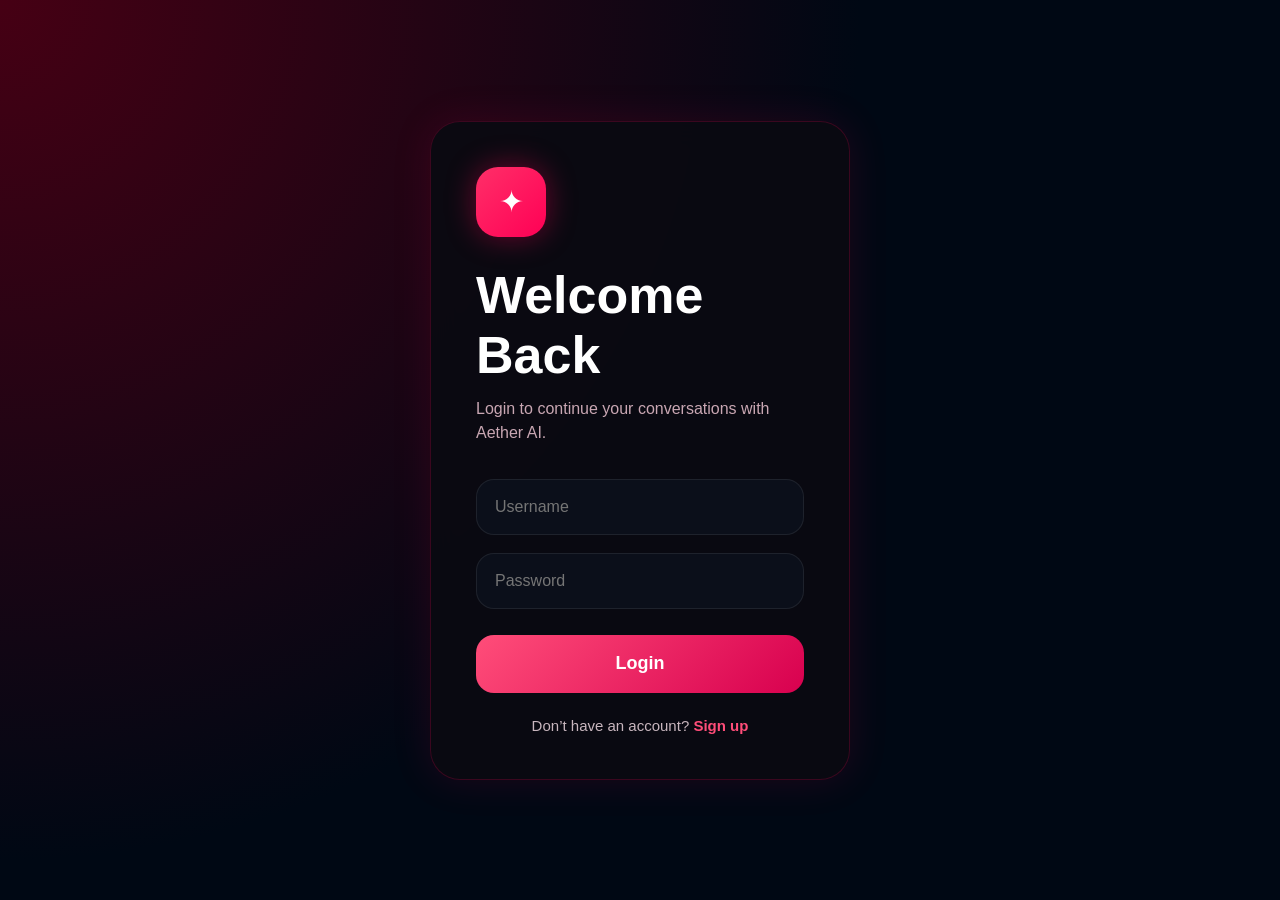
<file: templates/login.html>
<!DOCTYPE html>
<html lang="en">
<head>
  <meta charset="UTF-8" />
  <meta name="viewport" content="width=device-width, initial-scale=1.0"/>
  <title>Login - Aether AI</title>

  <link rel="stylesheet" href="/static/style.css">

  <style>

    *{
      margin:0;
      padding:0;
      box-sizing:border-box;
      font-family:Arial, Helvetica, sans-serif;
    }

    body{
      min-height:100vh;
      display:flex;
      justify-content:center;
      align-items:center;
      background:
      radial-gradient(circle at top left,#460014,#000814 55%);
      overflow:hidden;
    }

    .auth-container{
      width:420px;
      background:rgba(10,10,18,0.92);
      border:1px solid rgba(255,0,85,0.2);
      border-radius:30px;
      padding:45px;
      box-shadow:
      0 0 40px rgba(255,0,85,0.12);
      backdrop-filter:blur(14px);
    }

    .logo{
      width:70px;
      height:70px;
      border-radius:22px;
      background:linear-gradient(135deg,#ff2f68,#ff0055);
      display:flex;
      align-items:center;
      justify-content:center;
      color:white;
      font-size:30px;
      margin-bottom:28px;
      box-shadow:0 0 30px rgba(255,0,85,0.4);
    }

    h1{
      color:white;
      font-size:52px;
      margin-bottom:12px;
      font-weight:800;
    }

    .sub{
      color:#c9a7b3;
      margin-bottom:34px;
      line-height:1.5;
      font-size:16px;
    }

    form{
      display:flex;
      flex-direction:column;
      gap:18px;
    }

    input{
      width:100%;
      padding:18px;
      border-radius:18px;
      border:1px solid rgba(255,255,255,0.08);
      background:#0b0f1a;
      color:white;
      font-size:16px;
      outline:none;
      transition:0.3s;
    }

    input:focus{
      border-color:#ff2f68;
      box-shadow:0 0 15px rgba(255,0,85,0.25);
    }

    button{
      height:58px;
      border:none;
      border-radius:18px;
      background:linear-gradient(135deg,#ff4d79,#d8004f);
      color:white;
      font-size:18px;
      font-weight:700;
      cursor:pointer;
      transition:0.3s;
      margin-top:8px;
    }

    button:hover{
      transform:translateY(-2px);
      box-shadow:0 10px 30px rgba(255,0,85,0.3);
    }

    .bottom{
      margin-top:24px;
      text-align:center;
      color:#c8b6be;
      font-size:15px;
    }

    .bottom a{
      color:#ff4d79;
      text-decoration:none;
      font-weight:700;
    }

    .bottom a:hover{
      text-decoration:underline;
    }

    @media(max-width:500px){

      .auth-container{
        width:92%;
        padding:30px;
      }

      h1{
        font-size:42px;
      }

    }

  </style>
</head>

<body>

  <div class="auth-container">

    <div class="logo">✦</div>

    <h1>Welcome Back</h1>

    <p class="sub">
      Login to continue your conversations with Aether AI.
    </p>

    <form method="POST">

      <input
        type="text"
        name="username"
        placeholder="Username"
        required
      >

      <input
        type="password"
        name="password"
        placeholder="Password"
        required
      >

      <button type="submit">
        Login
      </button>

    </form>

    <div class="bottom">
      Don’t have an account?
      <a href="/signup">Sign up</a>
    </div>

  </div>

</body>
</html>
</file>
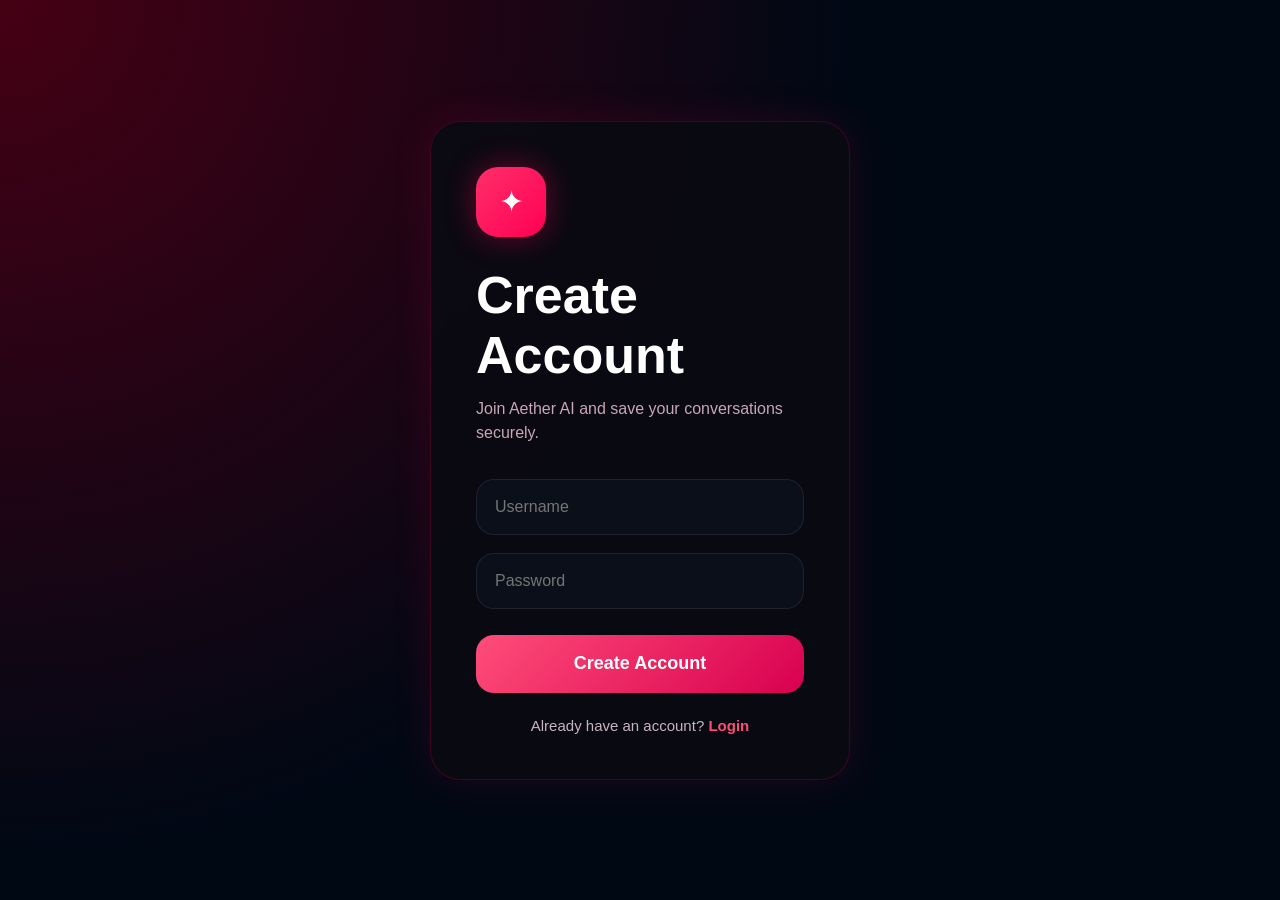
<file: templates/signup.html>
<!DOCTYPE html>
<html lang="en">
<head>
  <meta charset="UTF-8" />
  <meta name="viewport" content="width=device-width, initial-scale=1.0"/>
  <title>Signup - Aether AI</title>

  <link rel="stylesheet" href="/static/style.css">

  <style>

    *{
      margin:0;
      padding:0;
      box-sizing:border-box;
      font-family:Arial, Helvetica, sans-serif;
    }

    body{
      min-height:100vh;
      display:flex;
      justify-content:center;
      align-items:center;
      background:
      radial-gradient(circle at top left,#460014,#000814 55%);
      overflow:hidden;
    }

    .auth-container{
      width:420px;
      background:rgba(10,10,18,0.92);
      border:1px solid rgba(255,0,85,0.2);
      border-radius:30px;
      padding:45px;
      box-shadow:
      0 0 40px rgba(255,0,85,0.12);
      backdrop-filter:blur(14px);
    }

    .logo{
      width:70px;
      height:70px;
      border-radius:22px;
      background:linear-gradient(135deg,#ff2f68,#ff0055);
      display:flex;
      align-items:center;
      justify-content:center;
      color:white;
      font-size:30px;
      margin-bottom:28px;
      box-shadow:0 0 30px rgba(255,0,85,0.4);
    }

    h1{
      color:white;
      font-size:52px;
      margin-bottom:12px;
      font-weight:800;
    }

    .sub{
      color:#c9a7b3;
      margin-bottom:34px;
      line-height:1.5;
      font-size:16px;
    }

    form{
      display:flex;
      flex-direction:column;
      gap:18px;
    }

    input{
      width:100%;
      padding:18px;
      border-radius:18px;
      border:1px solid rgba(255,255,255,0.08);
      background:#0b0f1a;
      color:white;
      font-size:16px;
      outline:none;
      transition:0.3s;
    }

    input:focus{
      border-color:#ff2f68;
      box-shadow:0 0 15px rgba(255,0,85,0.25);
    }

    button{
      height:58px;
      border:none;
      border-radius:18px;
      background:linear-gradient(135deg,#ff4d79,#d8004f);
      color:white;
      font-size:18px;
      font-weight:700;
      cursor:pointer;
      transition:0.3s;
      margin-top:8px;
    }

    button:hover{
      transform:translateY(-2px);
      box-shadow:0 10px 30px rgba(255,0,85,0.3);
    }

    .bottom{
      margin-top:24px;
      text-align:center;
      color:#c8b6be;
      font-size:15px;
    }

    .bottom a{
      color:#ff4d79;
      text-decoration:none;
      font-weight:700;
    }

    .bottom a:hover{
      text-decoration:underline;
    }

    @media(max-width:500px){

      .auth-container{
        width:92%;
        padding:30px;
      }

      h1{
        font-size:42px;
      }

    }

  </style>
</head>

<body>

  <div class="auth-container">

    <div class="logo">✦</div>

    <h1>Create Account</h1>

    <p class="sub">
      Join Aether AI and save your conversations securely.
    </p>

    <form method="POST">

      <input
        type="text"
        name="username"
        placeholder="Username"
        required
      >

      <input
        type="password"
        name="password"
        placeholder="Password"
        required
      >

      <button type="submit">
        Create Account
      </button>

    </form>

    <div class="bottom">
      Already have an account?
      <a href="/login">Login</a>
    </div>

  </div>

</body>
</html>
</file>
<file: static/style.css>
:root{
  --bg:#05060a;
  --panel:#0f1117;
  --glass:rgba(255,255,255,0.04);

  --accent:#ff1e56;
  --accent2:#ff4d6d;

  --text:#ffffff;
  --muted:#b7b7c7;
}

*{
  margin:0;
  padding:0;
  box-sizing:border-box;
  font-family:"Inter",sans-serif;
}

body{
  background:#05060a;
  color:white;
  overflow:hidden;
}

/* GLOW */

.bg-glow{
  position:fixed;

  width:900px;
  height:900px;

  background:radial-gradient(
    circle,
    rgba(255,0,90,.18),
    transparent 70%
  );

  top:-300px;
  right:-200px;

  filter:blur(120px);

  z-index:-1;
}

/* APP */

.app-root{
  display:flex;
  height:100vh;
  padding:24px;
  gap:24px;
}

/* SIDEBAR */

.sidebar{
  width:320px;

  background:rgba(255,255,255,0.03);

  border:1px solid rgba(255,255,255,0.05);

  backdrop-filter:blur(20px);

  border-radius:30px;

  padding:28px;

  display:flex;
  flex-direction:column;
  justify-content:space-between;
}

/* LOGO */

.logo-box{
  display:flex;
  align-items:center;
  gap:16px;

  margin-bottom:40px;
}

.logo-icon{
  width:60px;
  height:60px;

  border-radius:18px;

  background:linear-gradient(
    135deg,
    #ff1e56,
    #ff4d6d
  );

  display:flex;
  align-items:center;
  justify-content:center;

  font-size:24px;
  font-weight:700;
}

.logo-box h1{
  font-size:2rem;
  color:#ff1e56;
}

.logo-box p{
  color:#aaa;
  margin-top:2px;
}

/* PROFILE */

.profile{
  display:flex;
  align-items:center;
  gap:14px;
}

.avatar{
  width:52px;
  height:52px;

  border-radius:50%;

  background:linear-gradient(
    135deg,
    #ff1e56,
    #ff4d6d
  );

  display:flex;
  align-items:center;
  justify-content:center;

  font-weight:700;
}

.profile-info{
  display:flex;
  flex-direction:column;
}

.profile-info small{
  color:#00ff84;
}

.logout{
  margin-left:auto;
  color:#ff4d6d;
  text-decoration:none;
}

/* NEW CHAT */

.new-chat{
  width:100%;

  border:none;

  padding:18px;

  border-radius:18px;

  margin-bottom:28px;

  background:linear-gradient(
    135deg,
    #ff2d67,
    #c70039
  );

  color:white;

  font-weight:700;

  cursor:pointer;

  transition:.3s;
}

.new-chat:hover{
  transform:translateY(-2px);
  box-shadow:0 10px 30px rgba(255,0,90,.3);
}

/* HISTORY */

.history-title{
  color:#aaa;
  margin-bottom:14px;
  font-size:.95rem;
}

.history{
  overflow-y:auto;
  max-height:55vh;
}

.history-item{
  background:#11151d;

  padding:16px;

  border-radius:16px;

  margin-bottom:12px;

  cursor:pointer;

  transition:.3s;

  border:1px solid transparent;
}

.history-item:hover{
  border-color:#ff1e56;
  transform:translateX(3px);
}

/* MAIN */

.chat-area{
  flex:1;

  display:flex;
  justify-content:center;
  align-items:center;

  position:relative;
}

/* AUTH */

.auth{
  position:absolute;

  top:0;
  right:0;

  display:flex;
  gap:12px;
}

.auth a{
  text-decoration:none;

  background:linear-gradient(
    135deg,
    #ff2d67,
    #c70039
  );

  color:white;

  padding:14px 28px;

  border-radius:18px;

  font-weight:700;
}

/* CHAT CARD */

.voice-card{
  width:min(1100px,100%);
  height:92vh;

  background:rgba(255,255,255,0.03);

  border:1px solid rgba(255,255,255,0.05);

  backdrop-filter:blur(18px);

  border-radius:34px;

  display:flex;
  flex-direction:column;

  overflow:hidden;
}

/* HERO */

.hero{
  padding:40px 40px 10px;
}

.hero-icon{
  width:70px;
  height:70px;

  border-radius:22px;

  background:linear-gradient(
    135deg,
    #ff1e56,
    #ff4d6d
  );

  display:flex;
  align-items:center;
  justify-content:center;

  font-size:28px;

  margin-bottom:24px;
}

.hero h1{
  font-size:4rem;
  line-height:1.1;
  margin-bottom:16px;
}

.hero p{
  color:#d2b6bd;
  font-size:1.1rem;
}

/* CHAT */

.chat-window{
  flex:1;

  overflow-y:auto;

  padding:20px 40px;

  display:flex;
  flex-direction:column;

  gap:24px;
}

/* MESSAGES */

.bot-msg{
  align-self:flex-start;

  max-width:70%;

  background:#11151d;

  border-left:4px solid #ff1e56;

  padding:18px 22px;

  border-radius:20px;

  line-height:1.7;
}

.user-msg{
  align-self:flex-end;

  max-width:60%;

  background:linear-gradient(
    135deg,
    #ff2d67,
    #c70039
  );

  padding:16px 22px;

  border-radius:20px;

  font-weight:500;
}

/* INPUT */

.controls{
  padding:28px 40px;
}

.controls input{
  width:100%;

  height:65px;

  border:none;
  outline:none;

  background:#0f1117;

  border-radius:22px;

  padding:0 24px;

  color:white;

  font-size:1rem;
}

.buttons{
  display:flex;
  gap:16px;

  margin-top:16px;
}

.buttons button{
  flex:1;

  height:60px;

  border:none;

  border-radius:18px;

  background:linear-gradient(
    135deg,
    #ff2d67,
    #c70039
  );

  color:white;

  font-weight:700;

  cursor:pointer;

  transition:.3s;
}

.buttons button:hover{
  transform:translateY(-2px);
  box-shadow:0 10px 30px rgba(255,0,90,.3);
}

/* THINKING */

.thinking-bubble{
  align-self:flex-start;

  padding:16px 20px;

  background:#11151d;

  border-radius:20px;
}

.thinking-dots{
  display:flex;
  gap:6px;
}

.thinking-dots span{
  width:8px;
  height:8px;

  border-radius:50%;

  background:#ff4d6d;

  animation:pulse 1.4s infinite;
}

@keyframes pulse{
  0%,80%,100%{
    transform:scale(.6);
    opacity:.4;
  }

  40%{
    transform:scale(1);
    opacity:1;
  }
}

/* MIC */

.mic-wave{
  display:flex;
  gap:6px;
}

.mic-wave span{
  width:6px;
  height:18px;

  border-radius:10px;

  background:#ff1e56;
}

.hidden{
  display:none;
}

/* MOBILE */

@media(max-width:900px){

  .app-root{
    flex-direction:column;
    padding:14px;
  }

  .sidebar{
    width:100%;
    height:auto;
  }

  .voice-card{
    height:78vh;
  }

  .hero h1{
    font-size:2.4rem;
  }

  .buttons{
    flex-direction:column;
  }

  .bot-msg,
  .user-msg{
    max-width:90%;
  }
}

/* ================= VOICE VISUALIZER ================= */

.voice-visualizer{
  display:flex;
  align-items:center;
  gap:14px;
  margin-bottom:18px;
  padding:14px 18px;
  background:rgba(255,255,255,0.03);
  border:1px solid rgba(255,0,85,0.15);
  border-radius:18px;
  backdrop-filter:blur(12px);
  animation:fadeIn .3s ease;
}

.voice-pill{
  display:flex;
  align-items:center;
  gap:6px;
  height:36px;
}

.voice-pill span{
  width:5px;
  height:10px;
  border-radius:30px;
  background:linear-gradient(to top,#ff0055,#ff4d88);
  transition:.12s linear;
  box-shadow:0 0 10px rgba(255,0,85,.5);
}

.voice-text{
  color:#ffb7c8;
  font-size:14px;
  letter-spacing:1px;
  font-weight:600;
}

.hidden{
  display:none;
}

@keyframes fadeIn{
  from{
    opacity:0;
    transform:translateY(8px);
  }
  to{
    opacity:1;
    transform:translateY(0);
  }
}
</file>
